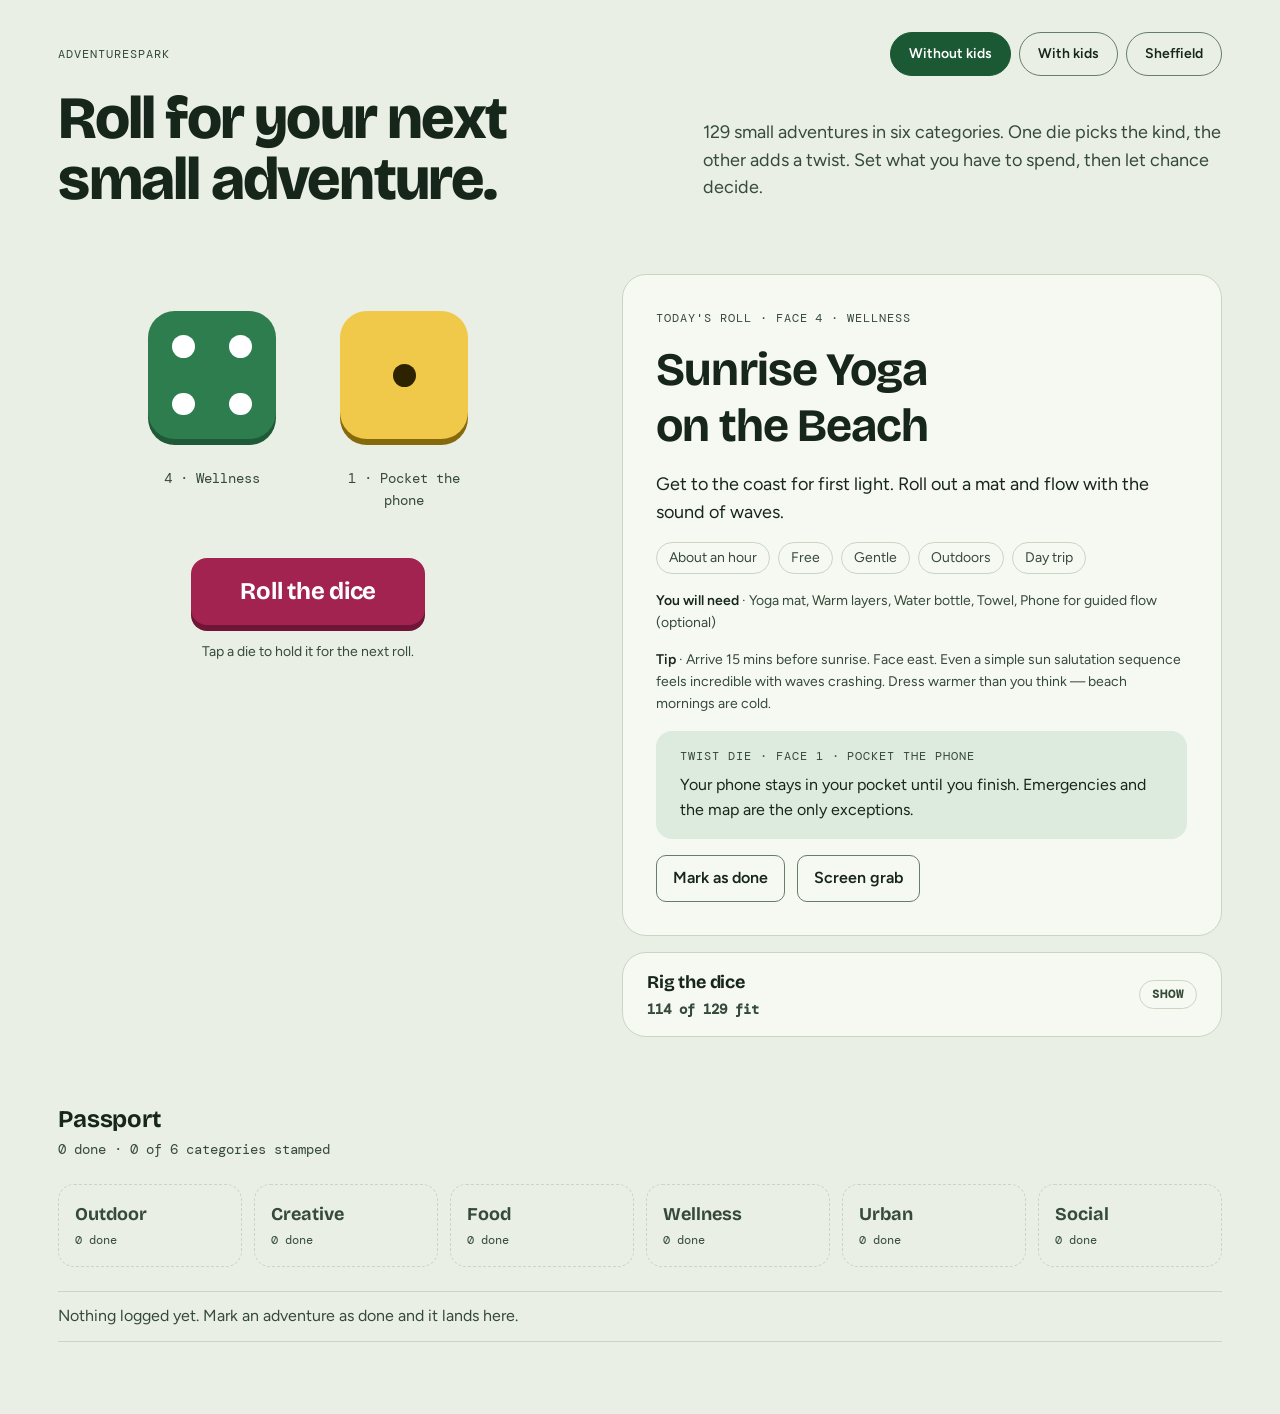
<file: index.html>
<!doctype html>
<html lang="en-GB">
<head>
<meta charset="utf-8">
<meta name="viewport" content="width=device-width, initial-scale=1, viewport-fit=cover">
<title>AdventureSpark</title>
<meta name="description" content="Roll two dice to pick a small adventure that fits your time, budget, energy and company.">
<link rel="preconnect" href="https://fonts.googleapis.com">
<link rel="preconnect" href="https://fonts.gstatic.com" crossorigin>
<link rel="stylesheet" href="https://fonts.googleapis.com/css2?family=Bricolage+Grotesque:opsz,wght@12..96,500..800&family=DM+Mono:wght@400;500&family=Figtree:wght@400;500;600;700&display=swap">
<link rel="stylesheet" href="style.css">
</head>
<body>
<div class="wrap">
  <header class="top">
    <div class="top-row">
      <p class="eyebrow">AdventureSpark</p>
      <nav class="lists" id="lists" aria-label="Adventure lists"></nav>
    </div>
    <h1 id="h1">Roll for your next small adventure.</h1>
    <p class="lede" id="lede"></p>
  </header>

  <div class="play">
      <section class="stage" id="stage" aria-label="Dice">
        <div class="dice">
          <div class="die-col">
            <div class="die-slot"><button class="die" id="die1" type="button" aria-pressed="false"></button></div>
            <p class="die-label" id="lab1"></p>
          </div>
          <div class="die-col">
            <div class="die-slot"><button class="die" id="die2" type="button" aria-pressed="false"></button></div>
            <p class="die-label" id="lab2"></p>
          </div>
        </div>
        <div class="stage-actions">
          <button class="btn go" id="rollBtn" type="button">Roll the dice</button>
          <p class="hint">Tap a die to hold it for the next roll.</p>
        </div>
      </section>
      <div class="side">
      <article class="card" id="card" aria-live="polite" aria-atomic="true"></article>
    <aside class="rig collapsed" id="rig" aria-label="Constraints">
        <h2>
          <button class="rig-head" id="rigHead" type="button" aria-expanded="false" aria-controls="rigBody">
            <span><span class="rig-title">Rig the dice</span><span class="count" id="count"></span></span>
            <span class="rig-state" id="rigState">Show</span>
          </button>
        </h2>
        <div class="rig-body" id="rigBody"><div class="rig-clip"><div class="rig-pad">
        <div class="filters" id="filters"></div>
        <label class="toggle" for="season">
          <input type="checkbox" id="season" checked>
          <span id="seasonLabel"></span>
        </label>
        <ol class="legend" id="legend" aria-label="Die faces"></ol>
        <div class="rig-actions">
          <button class="btn go" id="rollBtn2" type="button">Roll with these</button>
          <button class="btn" id="resetBtn" type="button">Reset</button>
        </div>
        </div></div></div>
    </aside>
      </div>
  </div>


  <section class="passport" aria-label="Passport">
    <div>
      <h2>Passport</h2>
      <p class="stats" id="stats"></p>
    </div>
    <div class="stamps" id="stamps"></div>
    <ul class="log" id="log"></ul>
  </section>
</div>

<p class="sr-only" id="sr" role="status"></p>
<div class="overlay" id="overlay" hidden role="dialog" aria-modal="true" aria-label="Screen grab">
  <div class="sheet">
    <img id="grabImg" alt="Your adventure as an image">
    <p class="hint">Press and hold the image on a phone, or right-click it on a computer, to save it.</p>
    <div class="actions">
      <button class="btn primary" id="grabCopy" type="button">Copy image</button>
      <button class="btn" id="grabClose" type="button">Close</button>
      <span id="grabMsg" role="status" style="font-size:.88rem;color:var(--muted)"></span>
    </div>
  </div>
</div>

<script>window.AS_CONFIG={lists:["adults","kids"],start:"adults",root:""};</script>
<script src="data.js"></script>
<script src="app.js"></script>
</body>
</html>
</file>
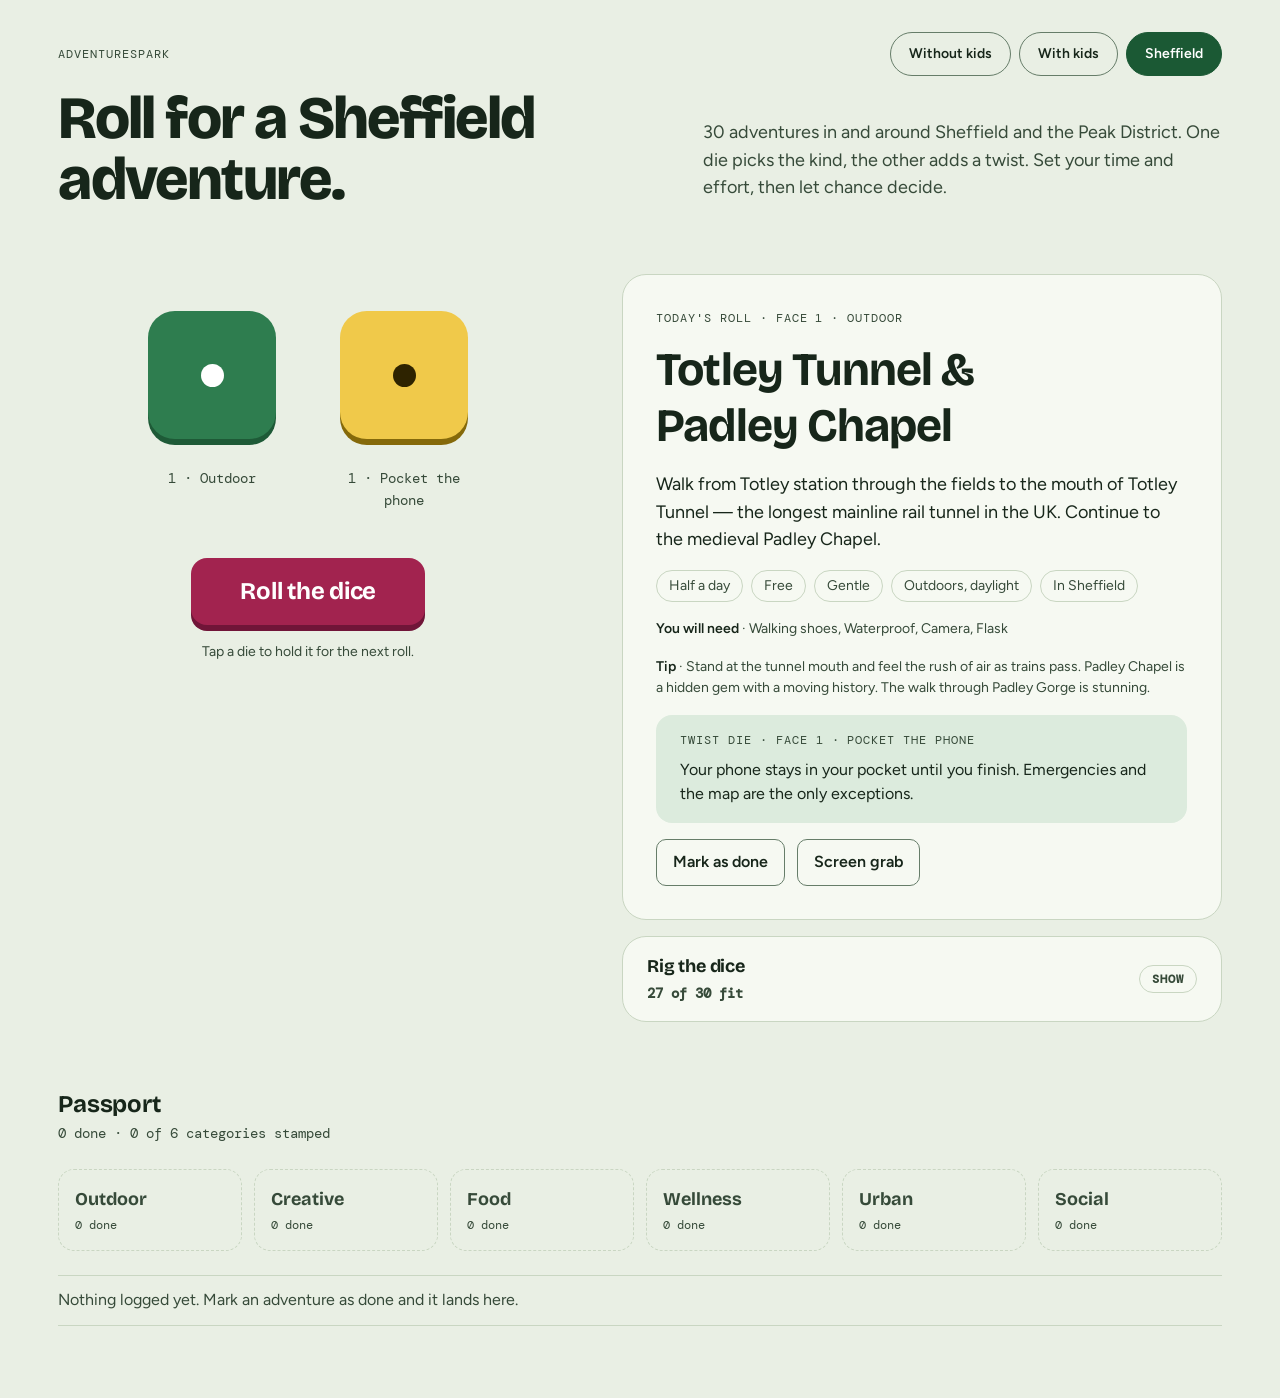
<file: sheffield/index.html>
<!doctype html>
<html lang="en-GB">
<head>
<meta charset="utf-8">
<meta name="viewport" content="width=device-width, initial-scale=1, viewport-fit=cover">
<title>AdventureSpark Sheffield</title>
<meta name="description" content="Roll two dice to pick a Sheffield and Peak District adventure that fits your time, effort and company.">
<link rel="preconnect" href="https://fonts.googleapis.com">
<link rel="preconnect" href="https://fonts.gstatic.com" crossorigin>
<link rel="stylesheet" href="https://fonts.googleapis.com/css2?family=Bricolage+Grotesque:opsz,wght@12..96,500..800&family=DM+Mono:wght@400;500&family=Figtree:wght@400;500;600;700&display=swap">
<link rel="stylesheet" href="../style.css">
</head>
<body>
<div class="wrap">
  <header class="top">
    <div class="top-row">
      <p class="eyebrow">AdventureSpark</p>
      <nav class="lists" id="lists" aria-label="Adventure lists"></nav>
    </div>
    <h1 id="h1">Roll for your next small adventure.</h1>
    <p class="lede" id="lede"></p>
  </header>

  <div class="play">
      <section class="stage" id="stage" aria-label="Dice">
        <div class="dice">
          <div class="die-col">
            <div class="die-slot"><button class="die" id="die1" type="button" aria-pressed="false"></button></div>
            <p class="die-label" id="lab1"></p>
          </div>
          <div class="die-col">
            <div class="die-slot"><button class="die" id="die2" type="button" aria-pressed="false"></button></div>
            <p class="die-label" id="lab2"></p>
          </div>
        </div>
        <div class="stage-actions">
          <button class="btn go" id="rollBtn" type="button">Roll the dice</button>
          <p class="hint">Tap a die to hold it for the next roll.</p>
        </div>
      </section>
      <div class="side">
      <article class="card" id="card" aria-live="polite" aria-atomic="true"></article>
    <aside class="rig collapsed" id="rig" aria-label="Constraints">
        <h2>
          <button class="rig-head" id="rigHead" type="button" aria-expanded="false" aria-controls="rigBody">
            <span><span class="rig-title">Rig the dice</span><span class="count" id="count"></span></span>
            <span class="rig-state" id="rigState">Show</span>
          </button>
        </h2>
        <div class="rig-body" id="rigBody"><div class="rig-clip"><div class="rig-pad">
        <div class="filters" id="filters"></div>
        <label class="toggle" for="season">
          <input type="checkbox" id="season" checked>
          <span id="seasonLabel"></span>
        </label>
        <ol class="legend" id="legend" aria-label="Die faces"></ol>
        <div class="rig-actions">
          <button class="btn go" id="rollBtn2" type="button">Roll with these</button>
          <button class="btn" id="resetBtn" type="button">Reset</button>
        </div>
        </div></div></div>
    </aside>
      </div>
  </div>


  <section class="passport" aria-label="Passport">
    <div>
      <h2>Passport</h2>
      <p class="stats" id="stats"></p>
    </div>
    <div class="stamps" id="stamps"></div>
    <ul class="log" id="log"></ul>
  </section>
</div>

<p class="sr-only" id="sr" role="status"></p>
<div class="overlay" id="overlay" hidden role="dialog" aria-modal="true" aria-label="Screen grab">
  <div class="sheet">
    <img id="grabImg" alt="Your adventure as an image">
    <p class="hint">Press and hold the image on a phone, or right-click it on a computer, to save it.</p>
    <div class="actions">
      <button class="btn primary" id="grabCopy" type="button">Copy image</button>
      <button class="btn" id="grabClose" type="button">Close</button>
      <span id="grabMsg" role="status" style="font-size:.88rem;color:var(--muted)"></span>
    </div>
  </div>
</div>

<script>window.AS_CONFIG={lists:["sheffield"],start:"sheffield",root:"../"};</script>
<script src="../data.js"></script>
<script src="../app.js"></script>
</body>
</html>
</file>
<file: style.css>
/* Base reset. Pages hosted elsewhere get the same safe-area padding the preview gets for free. */
:root{color-scheme:light;padding-top:env(safe-area-inset-top,0px);padding-bottom:env(safe-area-inset-bottom,0px)}
body{margin:0;font:14px system-ui}
img{max-width:100%}
[hidden]{display:none!important}
/* AdventureSpark design system
   Palette: Meadow. Colour roles: bg, surface, fg, muted, line; accent for selected states; tint for quiet panels;
   d1 category die, d2 twist die, go roll button. The three action hues stay apart so each job reads at a glance.
   Type: Bricolage Grotesque for display, Figtree for text, DM Mono for labels and numbers.
   Space 4/8/12/16/24/32/48/72. Radius 10/16/24. No icons: state is shown in words and colour.
   Layout: centred dice stage and result on the left, the constraint panel on the right, passport underneath. */
:root{
  --s-1:4px;--s-2:8px;--s-3:12px;--s-4:16px;--s-5:24px;--s-6:32px;--s-7:48px;--s-8:72px;
  --r-1:10px;--r-2:16px;--r-3:24px;
  --fs-xs:.75rem;--fs-sm:.875rem;--fs-md:1rem;--fs-lg:1.125rem;--fs-xl:1.5rem;
  --fs-2xl:clamp(1.9rem,4.2vw,2.9rem);--fs-hero:clamp(2.3rem,4.8vw,3.75rem);
  --display:"Bricolage Grotesque","Avenir Next","Segoe UI",system-ui,sans-serif;
  --body:"Figtree","Segoe UI",system-ui,-apple-system,sans-serif;
  --mono:"DM Mono",ui-monospace,"SFMono-Regular",Menlo,monospace;
}
:root{--bg:#E9EFE4;--surface:#F6F9F2;--fg:#17261A;--muted:#364A39;--line:#C9D6C2;--ctl:#667D69;--accent:#1B5934;--accent-fg:#FFFFFF;--tint:#DCEBDD;--d1:#2E7D4F;--d1-pip:#FFFFFF;--d1-deep:#1E5A37;--d2:#F0C94A;--d2-pip:#2E2300;--d2-deep:#85690A;--go:#A2234F;--go-fg:#FFFFFF;--go-deep:#701538}
@media (prefers-color-scheme: dark){:root:not([data-theme="light"]){--bg:#0F1B14;--surface:#16261C;--fg:#E3EFE5;--muted:#B5C9B9;--line:#25392B;--ctl:#6F8A75;--accent:#6FC99A;--accent-fg:#07210F;--tint:#183326;--d1:#6FC99A;--d1-pip:#07210F;--d1-deep:#3E8F64;--d2:#E8C451;--d2-pip:#2E2300;--d2-deep:#A8892A;--go:#F27AA2;--go-fg:#2A0614;--go-deep:#B04A70;color-scheme:dark}}
:root[data-theme="dark"]{--bg:#0F1B14;--surface:#16261C;--fg:#E3EFE5;--muted:#B5C9B9;--line:#25392B;--ctl:#6F8A75;--accent:#6FC99A;--accent-fg:#07210F;--tint:#183326;--d1:#6FC99A;--d1-pip:#07210F;--d1-deep:#3E8F64;--d2:#E8C451;--d2-pip:#2E2300;--d2-deep:#A8892A;--go:#F27AA2;--go-fg:#2A0614;--go-deep:#B04A70;color-scheme:dark}

*,*::before,*::after{box-sizing:border-box}
body{background:var(--bg);color:var(--fg);font:var(--fs-md)/1.55 var(--body);
  padding-block:var(--s-6) var(--s-8);
  padding-left:max(16px,env(safe-area-inset-left,0px));
  padding-right:max(16px,env(safe-area-inset-right,0px));}
.wrap{width:100%;max-width:1240px;margin-inline:auto;padding-inline:clamp(0px,3vw,40px);display:flex;flex-direction:column;gap:clamp(32px,5vw,64px)}
button{font:inherit;color:inherit;cursor:pointer}
:focus-visible{outline:2px solid var(--accent);outline-offset:3px}
h1,h2,h3,p,ul,ol{margin:0}
.eyebrow,.tag,.flabel{font-family:var(--mono);font-size:var(--fs-xs);letter-spacing:.08em;text-transform:uppercase;color:var(--muted)}

/* Header */
.top{display:flex;flex-direction:column;gap:var(--s-4)}
.top-row{display:flex;flex-wrap:wrap;align-items:center;justify-content:space-between;gap:var(--s-3)}
.lists{display:flex;flex-wrap:wrap;gap:var(--s-2)}
.lists a{min-height:44px;display:inline-flex;align-items:center;padding:6px 18px;border:1px solid var(--ctl);border-radius:999px;color:var(--fg);text-decoration:none;font-weight:600;font-size:var(--fs-sm)}
.lists a:hover{border-color:var(--muted)}
.lists a[aria-current="page"]{background:var(--accent);border-color:var(--accent);color:var(--accent-fg)}
@media (max-width:480px){.lists{flex-wrap:nowrap;width:100%}.lists a{flex:1 1 auto;justify-content:center;padding-inline:12px}}
h1{font-family:var(--display);font-weight:800;font-size:var(--fs-hero);line-height:1.02;letter-spacing:-.03em;max-width:16ch;text-wrap:balance}
.lede{color:var(--muted);max-width:54ch;font-size:var(--fs-lg)}

/* Page grid */

/* Dice stage, centred */
.stage{--sz:clamp(96px,13vw,128px);display:flex;flex-direction:column;align-items:center;gap:var(--s-6);padding-block:var(--s-3) 0}
.dice{display:flex;gap:clamp(28px,6vw,64px)}
.die-col{display:flex;flex-direction:column;align-items:center;gap:var(--s-4);min-width:0}
.die{width:var(--sz);height:var(--sz);border-radius:calc(var(--sz) * .21);border:0;padding:calc(var(--sz) * .165);
  display:grid;grid-template-columns:repeat(3,1fr);grid-template-rows:repeat(3,1fr)}
.die-slot{height:calc(var(--sz) + 26px);display:flex;align-items:center}
.die i{display:block;width:80%;aspect-ratio:1;border-radius:50%;margin:auto}
#die1{background:var(--d1);--deep:var(--d1-deep)}
#die1 i.on{background:var(--d1-pip)}
#die2{background:var(--d2);--deep:var(--d2-deep)}
#die2 i.on{background:var(--d2-pip)}
.die{box-shadow:0 6px 0 var(--deep)}
.die[aria-pressed="true"]{box-shadow:0 6px 0 var(--deep),0 3px 0 7px var(--bg),0 3px 0 10px var(--fg)}
.die:focus-visible{outline:3px solid var(--accent);outline-offset:17px}
.die-label{font-family:var(--mono);font-size:var(--fs-sm);color:var(--muted);height:4.7em;max-width:14ch;text-align:center}
@keyframes tumble{0%{transform:rotate(0) translateY(0)}25%{transform:rotate(-12deg) translateY(-10px)}50%{transform:rotate(9deg) translateY(0)}75%{transform:rotate(-5deg) translateY(-5px)}100%{transform:rotate(0) translateY(0)}}
.rolling .die{animation:tumble .5s ease-in-out infinite}
.rolling .die-col:nth-child(2) .die{animation-delay:.12s}
.stage-actions{display:flex;flex-direction:column;align-items:center;gap:var(--s-4)}
.hint{font-size:var(--fs-sm);color:var(--muted);max-width:30ch;text-align:center}

/* Buttons */
.btn{min-height:44px;border:1px solid var(--ctl);background:var(--surface);border-radius:var(--r-1);padding:10px 16px;font-weight:600}
.btn:hover{border-color:var(--muted)}
.btn.primary{background:var(--accent);color:var(--accent-fg);border-color:var(--accent)}
.btn.primary:hover{filter:brightness(1.08)}
.btn.go{background:var(--go);color:var(--go-fg);border-color:transparent;box-shadow:0 6px 0 var(--go-deep);
  font-family:var(--display);font-weight:700;font-size:var(--fs-xl);letter-spacing:-.01em;padding:14px 48px;border-radius:var(--r-2);
  transition:transform .08s ease,box-shadow .08s ease}
.btn.go:hover{filter:brightness(1.06)}
.btn.go:active{transform:translateY(4px);box-shadow:0 2px 0 var(--go-deep)}
.stage .btn.go{min-width:min(100%,280px)}
.rig .btn.go{font-size:var(--fs-lg);padding:12px 28px}
.btn[disabled]{opacity:.55;cursor:default}
.btn[aria-pressed="true"]{background:var(--tint);border-color:var(--accent)}

/* Result card */
.card{background:var(--surface);border:1px solid var(--line);border-radius:var(--r-3);padding:clamp(20px,4vw,40px);display:flex;flex-direction:column;gap:var(--s-5)}
.adv-title{font-family:var(--display);font-weight:700;font-size:var(--fs-2xl);line-height:1.2;letter-spacing:-.02em;text-wrap:balance}
.adv-desc{font-size:var(--fs-lg);max-width:60ch}
.chips{list-style:none;padding:0;display:flex;flex-wrap:wrap;gap:var(--s-2)}
.chips li{font-size:var(--fs-sm);padding:4px 12px;border-radius:999px;border:1px solid var(--line);color:var(--muted)}
.kit{font-size:var(--fs-sm);color:var(--muted)}
.kit,.twist p,.note{max-width:70ch}
.sr-only{position:absolute;width:1px;height:1px;margin:-1px;padding:0;overflow:hidden;clip:rect(0 0 0 0);white-space:nowrap;border:0}
.btn[aria-disabled="true"]{opacity:.6;cursor:default}
.kit b{color:var(--fg);font-weight:600}
.twist{background:var(--tint);border-radius:var(--r-2);padding:var(--s-4) var(--s-5);display:flex;flex-direction:column;gap:var(--s-2)}
.note{font-size:var(--fs-sm);color:var(--muted)}
.actions{display:flex;flex-wrap:wrap;align-items:center;gap:var(--s-3)}
#toast{font-size:var(--fs-sm);color:var(--muted)}
.empty-actions{display:flex;flex-wrap:wrap;gap:var(--s-3)}

/* Play row: dice left, result right. Both sit inside the first screen on a laptop. */
.play{display:grid;grid-template-columns:minmax(0,1fr);gap:var(--s-6);align-items:start}
.side{display:flex;flex-direction:column;gap:var(--s-4);min-width:0}
@media (min-width:960px){
  .top{display:grid;grid-template-columns:minmax(0,1.15fr) minmax(0,1fr);column-gap:var(--s-7);row-gap:var(--s-3);align-items:end}
  .top .top-row{grid-column:1/-1}
  h1{max-width:none}
  .lede{padding-bottom:var(--s-2)}
  .play{grid-template-columns:minmax(0,5fr) minmax(0,6fr);gap:clamp(32px,5vw,80px)}
  .stage{gap:var(--s-5);padding-top:var(--s-5)}
  .card{padding:clamp(24px,2.6vw,36px);gap:var(--s-4)}
}
@media (min-width:960px) and (max-height:760px){
  .stage{--sz:clamp(88px,10vw,112px);gap:var(--s-4);padding-top:var(--s-2)}
  .card{gap:var(--s-3)}
}

/* Constraint panel: closed by default and secondary to the roll */
.rig{background:var(--surface);border:1px solid var(--line);border-radius:var(--r-3);min-width:0}
.rig h2{margin:0}
.rig-head{min-height:44px;width:100%;display:flex;justify-content:space-between;align-items:center;gap:var(--s-3);background:transparent;border:0;padding:var(--s-4) var(--s-5);text-align:left;border-radius:var(--r-3)}
.rig-title{display:block;font-family:var(--display);font-weight:700;font-size:var(--fs-lg);letter-spacing:-.01em}
.rig-head .count{display:block;margin-top:2px}
.rig-state{flex:none;font-family:var(--mono);font-size:var(--fs-xs);letter-spacing:.08em;text-transform:uppercase;color:var(--muted);border:1px solid var(--line);border-radius:999px;padding:4px 12px}
.rig-body{display:grid;grid-template-rows:1fr;transition:grid-template-rows .3s ease,visibility .3s}
.rig.collapsed .rig-body{grid-template-rows:0fr;visibility:hidden}
.rig-clip{overflow:hidden;min-height:0}
.rig-pad{padding:0 var(--s-5) var(--s-5);display:flex;flex-direction:column;gap:var(--s-5)}
.count{font-family:var(--mono);font-size:var(--fs-sm);color:var(--muted)}
.filters{display:grid;grid-template-columns:repeat(auto-fit,minmax(min(100%,260px),1fr));gap:var(--s-5) var(--s-6)}
.fgroup{display:flex;flex-direction:column;gap:var(--s-2);min-width:0}
.chips-row{display:flex;flex-wrap:wrap;gap:var(--s-2)}
.chip{min-height:44px;border:1px solid var(--ctl);background:transparent;border-radius:999px;padding:6px 16px;font-size:var(--fs-sm);font-weight:500}
.chip:hover{border-color:var(--muted)}
.chip[aria-checked="true"]{background:var(--accent);border-color:var(--accent);color:var(--accent-fg)}
.toggle{min-height:44px;display:flex;gap:var(--s-3);align-items:center;font-size:var(--fs-sm)}
.toggle input{flex:none;accent-color:var(--accent);width:24px;height:24px}
.legend{list-style:none;padding:0;display:grid;grid-template-columns:repeat(auto-fit,minmax(min(100%,200px),1fr));column-gap:var(--s-6);row-gap:2px;border-top:1px solid var(--line);padding-top:var(--s-4)}
.legend li{display:grid;grid-template-columns:1.4rem minmax(0,1fr) auto;gap:var(--s-2);font-size:var(--fs-sm);align-items:baseline;padding:3px 0}
.legend .n{font-family:var(--mono);color:var(--muted)}
.legend .h{color:var(--muted);font-size:var(--fs-xs);display:block}
.legend .c{font-family:var(--mono);font-variant-numeric:tabular-nums}
.rig-actions{display:flex;flex-wrap:wrap;align-items:center;gap:var(--s-3)}

/* Passport */
.passport{display:flex;flex-direction:column;gap:var(--s-5)}
.passport h2{font-family:var(--display);font-weight:700;font-size:var(--fs-xl);letter-spacing:-.01em}
.stamps{display:grid;grid-template-columns:repeat(auto-fit,minmax(140px,1fr));gap:var(--s-3)}
.stamp{border:1.5px dashed var(--line);border-radius:var(--r-2);padding:var(--s-4) var(--s-4);display:flex;flex-direction:column;gap:2px;color:var(--muted)}
.stamp b{font-family:var(--display);font-size:var(--fs-lg);color:inherit}
.stamp span{font-family:var(--mono);font-size:var(--fs-xs);font-variant-numeric:tabular-nums}
.stamp.on{border:1.5px solid var(--accent);background:var(--tint);color:var(--fg)}
.log{list-style:none;padding:0;display:flex;flex-direction:column;border-top:1px solid var(--line)}
.log li{display:flex;gap:var(--s-3);align-items:center;padding:var(--s-3) 0;border-bottom:1px solid var(--line)}
.log .t{flex:1;min-width:0;overflow-wrap:anywhere}
.log .d{font-family:var(--mono);font-size:var(--fs-xs);color:var(--muted);white-space:nowrap}
.log button{min-height:44px;min-width:44px;border:0;background:transparent;color:var(--muted);padding:4px 8px;border-radius:8px;font-family:var(--mono);font-size:var(--fs-xs);letter-spacing:.06em;text-transform:uppercase}
.log button:hover{color:var(--fg)}
.stats{font-family:var(--mono);font-size:var(--fs-sm);color:var(--muted)}

/* Screen grab overlay */
.overlay{position:fixed;inset:0;z-index:20;background:rgba(6,14,16,.72);display:flex;align-items:center;justify-content:center;
  padding:max(16px,env(safe-area-inset-top,0px)) max(16px,env(safe-area-inset-right,0px)) max(16px,env(safe-area-inset-bottom,0px)) max(16px,env(safe-area-inset-left,0px))}
.sheet{background:var(--surface);border:1px solid var(--line);border-radius:var(--r-2);padding:var(--s-4);width:min(100%,440px);max-height:100%;overflow:auto;display:flex;flex-direction:column;gap:var(--s-3)}
.sheet img{display:block;width:100%;height:auto;border-radius:var(--r-1)}
.sheet .hint{max-width:none;text-align:left}
@media (prefers-reduced-motion:reduce){.rolling .die{animation:none}.rig-body,.btn.go{transition:none}}
</file>
